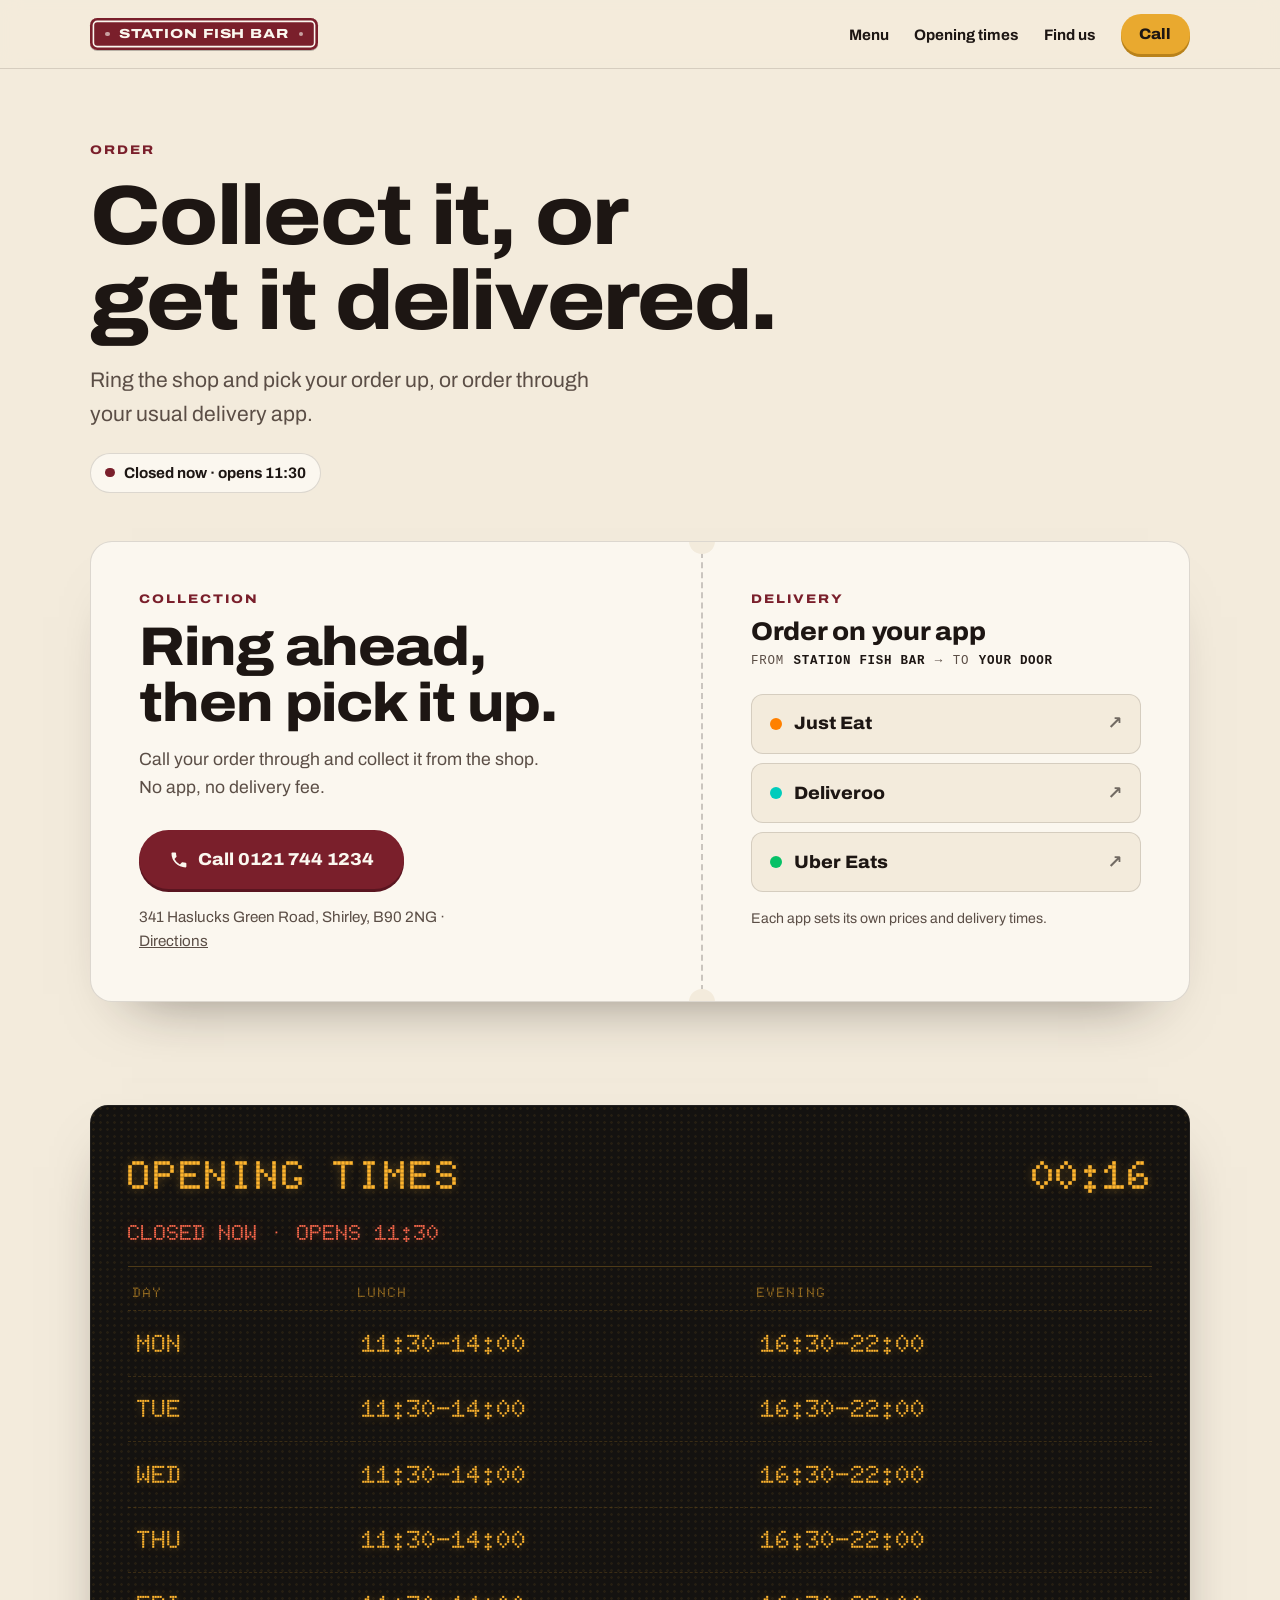
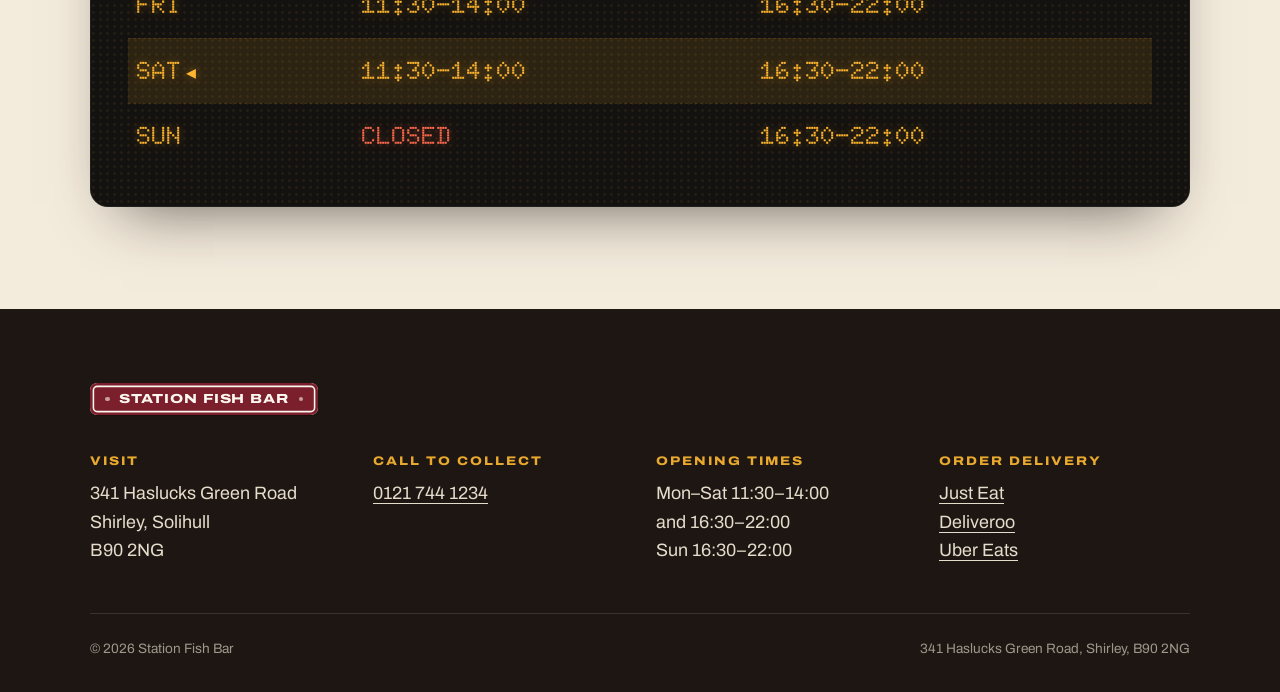
<file: delivery.html>
<!DOCTYPE html>
<html lang="en-GB">
<head>
    <meta charset="UTF-8">
    <meta name="viewport" content="width=device-width, initial-scale=1, viewport-fit=cover">
    <title>Order | Station Fish Bar, Shirley</title>
    <meta name="description" content="Order from Station Fish Bar in Shirley: call ahead to collect, or get delivery through Just Eat, Deliveroo or Uber Eats.">
    <meta name="theme-color" content="#7a1f2b">
    <meta property="og:title" content="Order from Station Fish Bar, Shirley">
    <meta property="og:description" content="Call ahead to collect, or order delivery on Just Eat, Deliveroo or Uber Eats.">
    <link rel="icon" href="data:image/svg+xml,%3Csvg xmlns='http://www.w3.org/2000/svg' viewBox='0 0 64 64'%3E%3Crect width='64' height='64' rx='14' fill='%237a1f2b'/%3E%3Crect x='6' y='6' width='52' height='52' rx='9' fill='none' stroke='%23fbf7ef' stroke-width='3'/%3E%3Ctext x='32' y='41' font-family='Arial,Helvetica,sans-serif' font-weight='900' font-size='22' text-anchor='middle' fill='%23fbf7ef'%3ESFB%3C/text%3E%3C/svg%3E">
    <link rel="preconnect" href="https://fonts.googleapis.com">
    <link rel="preconnect" href="https://fonts.gstatic.com" crossorigin>
    <link href="https://fonts.googleapis.com/css2?family=Archivo:wdth,wght@62..125,400..900&family=Doto:wght@600..900&display=swap" rel="stylesheet">
    <link rel="stylesheet" href="assets/site.css">
</head>
<body>
    <a class="skip" href="#main">Skip to content</a>

    <header class="site-header">
        <div class="wrap header-inner">
            <a class="sign sign--sm" href="index.html" aria-label="Station Fish Bar, home">Station Fish Bar</a>
            <nav aria-label="Main">
                <ul class="nav">
                    <li class="nav-item"><a class="nav-link" href="index.html#menu">Menu</a></li>
                    <li class="nav-item"><a class="nav-link" href="#hours">Opening times</a></li>
                    <li class="nav-item"><a class="nav-link" href="index.html#find-us">Find us</a></li>
                    <li><a class="btn btn--mustard btn--sm" href="tel:+441217441234">Call</a></li>
                </ul>
            </nav>
        </div>
    </header>

    <main id="main">

        <section class="order-hero">
            <div class="wrap">
                <p class="eyebrow">Order</p>
                <h1>Collect it, or get it delivered.</h1>
                <p class="lede">Ring the shop and pick your order up, or order through your usual delivery app.</p>
                <a class="status" href="#hours" data-open-status>See today’s opening times</a>
            </div>
        </section>

        <section aria-labelledby="order-title">
            <div class="wrap">
                <div class="ticket">
                    <div class="ticket-main">
                        <p class="eyebrow">Collection</p>
                        <h2 id="order-title">Ring ahead, then pick it up.</h2>
                        <p>Call your order through and collect it from the shop. No app, no delivery fee.</p>
                        <a class="btn btn--maroon btn--lg" href="tel:+441217441234">
                            <svg class="btn-icon" viewBox="0 0 24 24" aria-hidden="true"><path d="M6.6 10.8a15.1 15.1 0 0 0 6.6 6.6l2.2-2.2a1 1 0 0 1 1-.25 11.4 11.4 0 0 0 3.6.57 1 1 0 0 1 1 1V20a1 1 0 0 1-1 1A17 17 0 0 1 3 4a1 1 0 0 1 1-1h3.5a1 1 0 0 1 1 1c0 1.25.2 2.45.57 3.57a1 1 0 0 1-.25 1z" fill="currentColor"/></svg>
                            Call 0121 744 1234
                        </a>
                        <p class="ticket-addr">341 Haslucks Green Road, Shirley, B90 2NG · <a href="https://www.google.com/maps/dir/?api=1&amp;destination=Station+Fish+Bar%2C+341+Haslucks+Green+Rd%2C+Shirley%2C+B90+2NG" target="_blank" rel="noopener">Directions</a></p>
                    </div>
                    <div class="ticket-stub">
                        <p class="eyebrow">Delivery</p>
                        <h3>Order on your app</h3>
                        <p class="ticket-route"><span>From</span> <b>Station Fish Bar</b> <span aria-hidden="true">→</span> <span>To</span> <b>Your door</b></p>
                        <ul class="apps">
                            <li><a class="app" href="https://www.just-eat.co.uk/restaurants-station-fish-bar-shirley/menu" target="_blank" rel="noopener"><span class="app-dot" style="background:#ff8000" aria-hidden="true"></span>Just Eat<span class="app-arrow" aria-hidden="true">↗</span></a></li>
                            <li><a class="app" href="https://deliveroo.co.uk/menu/birmingham/shirley/station-fish-bar-shirley" target="_blank" rel="noopener"><span class="app-dot" style="background:#00ccbc" aria-hidden="true"></span>Deliveroo<span class="app-arrow" aria-hidden="true">↗</span></a></li>
                            <li><a class="app" href="https://www.ubereats.com/gb/store/station-fish-bar/vtC_X7L_QDujMJoUgb4_EA" target="_blank" rel="noopener"><span class="app-dot" style="background:#06c167" aria-hidden="true"></span>Uber Eats<span class="app-arrow" aria-hidden="true">↗</span></a></li>
                        </ul>
                        <p class="apps-note">Each app sets its own prices and delivery times.</p>
                    </div>
                </div>
            </div>
        </section>

        <section id="hours" class="section" aria-labelledby="hours-title">
            <div class="wrap">
                <div class="board">
                    <div class="board-head">
                        <h2 id="hours-title" class="board-title">Opening times</h2>
                        <p class="board-clock" data-clock aria-hidden="true"></p>
                        <p class="board-now" data-open-status>Lunch and evenings, Monday to Saturday</p>
                    </div>
                    <table class="board-table">
                        <thead>
                            <tr><th scope="col">Day</th><th scope="col">Lunch</th><th scope="col">Evening</th></tr>
                        </thead>
                        <tbody>
                            <tr data-day="1" data-hours="11:30-14:00 16:30-22:00"><th scope="row">Mon</th><td>11:30–14:00</td><td>16:30–22:00</td></tr>
                            <tr data-day="2" data-hours="11:30-14:00 16:30-22:00"><th scope="row">Tue</th><td>11:30–14:00</td><td>16:30–22:00</td></tr>
                            <tr data-day="3" data-hours="11:30-14:00 16:30-22:00"><th scope="row">Wed</th><td>11:30–14:00</td><td>16:30–22:00</td></tr>
                            <tr data-day="4" data-hours="11:30-14:00 16:30-22:00"><th scope="row">Thu</th><td>11:30–14:00</td><td>16:30–22:00</td></tr>
                            <tr data-day="5" data-hours="11:30-14:00 16:30-22:00"><th scope="row">Fri</th><td>11:30–14:00</td><td>16:30–22:00</td></tr>
                            <tr data-day="6" data-hours="11:30-14:00 16:30-22:00"><th scope="row">Sat</th><td>11:30–14:00</td><td>16:30–22:00</td></tr>
                            <tr data-day="0" data-hours="16:30-22:00"><th scope="row">Sun</th><td class="is-closed">Closed</td><td>16:30–22:00</td></tr>
                        </tbody>
                    </table>
                </div>
            </div>
        </section>

    </main>

    <footer class="site-footer">
        <div class="wrap">
            <a class="sign sign--sm" href="index.html" aria-label="Station Fish Bar, home">Station Fish Bar</a>
            <div class="footer-grid">
                <div>
                    <h2>Visit</h2>
                    <address>341 Haslucks Green Road<br>Shirley, Solihull<br>B90 2NG</address>
                </div>
                <div>
                    <h2>Call to collect</h2>
                    <p><a href="tel:+441217441234">0121 744 1234</a></p>
                </div>
                <div>
                    <h2>Opening times</h2>
                    <p>Mon–Sat 11:30–14:00<br>and 16:30–22:00<br>Sun 16:30–22:00</p>
                </div>
                <div>
                    <h2>Order delivery</h2>
                    <ul>
                        <li><a href="https://www.just-eat.co.uk/restaurants-station-fish-bar-shirley/menu" target="_blank" rel="noopener">Just Eat</a></li>
                        <li><a href="https://deliveroo.co.uk/menu/birmingham/shirley/station-fish-bar-shirley" target="_blank" rel="noopener">Deliveroo</a></li>
                        <li><a href="https://www.ubereats.com/gb/store/station-fish-bar/vtC_X7L_QDujMJoUgb4_EA" target="_blank" rel="noopener">Uber Eats</a></li>
                    </ul>
                </div>
            </div>
            <div class="legal">
                <span>© 2026 Station Fish Bar</span>
                <span>341 Haslucks Green Road, Shirley, B90 2NG</span>
            </div>
        </div>
    </footer>

    <div class="action-bar">
        <a class="btn btn--mustard" href="tel:+441217441234">Call to collect</a>
        <a class="btn btn--maroon" href="index.html#menu">See the menu</a>
    </div>

    <script src="assets/site.js"></script>
</body>
</html>
</file>
<file: assets/site.css>
/* Station Fish Bar: shared styles for every page.
   Look: a heritage railway station. Maroon enamel signs, a cream platform,
   an amber departures board, and a ticket for ordering. */

:root {
  --cream: #f3ebdc;
  --cream-deep: #e9dcc5;
  --paper: #fbf7ef;
  --ink: #1d1613;
  --ink-soft: #5b4e46;
  --maroon: #7a1f2b;
  --maroon-deep: #5a1520;
  --mustard: #e9a92f;
  --mustard-hover: #f2b843;
  --mustard-edge: #b9821a;
  --line: rgba(29, 22, 19, 0.14);
  --board: #141210;
  --amber: #ffb52e;
  --signal: #ff6a4d;
  --go: #2e9d5b;

  --radius: 14px;
  --wrap: 1180px;
  --gutter: clamp(16px, 4vw, 40px);
  --header-h: 68px;

  --font: "Archivo", system-ui, -apple-system, "Segoe UI", sans-serif;
  --dots: "Doto", ui-monospace, "SFMono-Regular", Menlo, monospace;
  --mono: ui-monospace, "SFMono-Regular", Menlo, Consolas, monospace;

  color-scheme: light;
}

*,
*::before,
*::after { box-sizing: border-box; }

html {
  scroll-behavior: smooth;
  -webkit-text-size-adjust: 100%;
}

body {
  margin: 0;
  font-family: var(--font);
  font-size: clamp(1rem, 0.96rem + 0.2vw, 1.125rem);
  line-height: 1.6;
  color: var(--ink);
  background: var(--cream);
  -webkit-font-smoothing: antialiased;
}

img { display: block; max-width: 100%; }
a { color: inherit; }
p { margin: 0; }
[id] { scroll-margin-top: calc(var(--header-h) + 16px); }

:focus-visible {
  outline: 3px solid var(--mustard);
  outline-offset: 3px;
  border-radius: 6px;
}

.wrap {
  max-width: var(--wrap);
  margin-inline: auto;
  padding-inline: var(--gutter);
}

.sr-only {
  position: absolute;
  width: 1px; height: 1px;
  overflow: hidden;
  clip: rect(0 0 0 0);
  white-space: nowrap;
}

.skip {
  position: absolute;
  left: -9999px;
  top: 12px;
  z-index: 100;
  background: var(--ink);
  color: var(--paper);
  padding: 10px 14px;
  border-radius: 8px;
  font-weight: 700;
}
.skip:focus { left: 12px; }

/* ---------- Type ---------- */

h1, h2, h3 {
  margin: 0;
  font-weight: 800;
  line-height: 1.02;
  letter-spacing: -0.02em;
  font-stretch: 112%;
  text-wrap: balance;
}
h1 { font-size: clamp(2.6rem, 1.5rem + 5vw, 5.25rem); }
h2 { font-size: clamp(2rem, 1.3rem + 2.8vw, 3.4rem); }
h3 { font-size: 1.35rem; font-stretch: 106%; letter-spacing: -0.01em; }

.eyebrow {
  font-size: 0.78rem;
  font-weight: 800;
  letter-spacing: 0.16em;
  text-transform: uppercase;
  font-stretch: 118%;
  color: var(--maroon);
}

.lede {
  font-size: clamp(1.1rem, 1rem + 0.45vw, 1.32rem);
  color: var(--ink-soft);
  max-width: 44ch;
}

/* ---------- Enamel station sign (the logo) ---------- */

.sign {
  display: inline-flex;
  align-items: center;
  gap: 0.75em;
  padding: 0.72em 1.15em;
  border-radius: 0.55em;
  background: var(--maroon);
  color: var(--paper);
  font-weight: 800;
  font-stretch: 125%;
  letter-spacing: 0.07em;
  text-transform: uppercase;
  line-height: 1;
  white-space: nowrap;
  text-decoration: none;
  /* The cream keyline inside the edge, like an enamel nameboard. */
  box-shadow:
    inset 0 0 0 0.2em var(--maroon),
    inset 0 0 0 0.32em var(--paper),
    0 1px 0 rgba(0, 0, 0, 0.25);
}
/* The two fixing bolts. */
.sign::before,
.sign::after {
  content: "";
  flex: none;
  width: 0.34em;
  height: 0.34em;
  border-radius: 50%;
  background: rgba(251, 247, 239, 0.6);
}
.sign--sm { font-size: 0.82rem; }
.sign--lg { font-size: clamp(1rem, 0.7rem + 1.2vw, 1.45rem); }

/* ---------- Buttons ---------- */

.btn {
  display: inline-flex;
  align-items: center;
  justify-content: center;
  gap: 0.55em;
  min-height: 48px;
  padding: 0.85em 1.4em;
  border: 2px solid transparent;
  border-radius: 999px;
  font: inherit;
  font-weight: 800;
  font-stretch: 108%;
  line-height: 1.1;
  text-decoration: none;
  cursor: pointer;
  transition: transform 0.15s ease, background-color 0.15s ease, color 0.15s ease, box-shadow 0.15s ease;
}
.btn:hover { transform: translateY(-2px); }
.btn:active { transform: translateY(0); }

.btn--mustard {
  background: var(--mustard);
  color: var(--ink);
  box-shadow: 0 3px 0 var(--mustard-edge);
}
.btn--mustard:hover { background: var(--mustard-hover); }

.btn--maroon {
  background: var(--maroon);
  color: var(--paper);
  box-shadow: 0 3px 0 var(--maroon-deep);
}
.btn--maroon:hover { background: #8a2533; }

.btn--ghost {
  border-color: var(--ink);
  color: var(--ink);
}
.btn--ghost:hover { background: var(--ink); color: var(--paper); }

.btn--lg { font-size: 1.08rem; padding: 1em 1.6em; }
.btn--sm { min-height: 40px; padding: 0.55em 1.1em; font-size: 0.95rem; }

.btn-sub {
  font-weight: 600;
  font-stretch: 100%;
  opacity: 0.75;
}

.btn-icon { width: 1.15em; height: 1.15em; flex: none; }

/* ---------- Live open / closed pill ---------- */

.status {
  display: inline-flex;
  align-items: center;
  gap: 0.6em;
  padding: 0.45em 0.95em;
  border: 1px solid var(--line);
  border-radius: 999px;
  background: var(--paper);
  font-size: 0.95rem;
  font-weight: 700;
  text-decoration: none;
}
.status::before {
  content: "";
  width: 0.6em;
  height: 0.6em;
  border-radius: 50%;
  background: #9a8f86;
}
.status.is-open::before {
  background: var(--go);
  box-shadow: 0 0 0 4px rgba(46, 157, 91, 0.18);
}
.status.is-closed::before { background: var(--maroon); }

/* ---------- Header ---------- */

.site-header {
  position: sticky;
  top: 0;
  z-index: 40;
  background: rgba(243, 235, 220, 0.92);
  -webkit-backdrop-filter: saturate(1.2) blur(10px);
  backdrop-filter: saturate(1.2) blur(10px);
  border-bottom: 1px solid var(--line);
}
.header-inner {
  display: flex;
  align-items: center;
  justify-content: space-between;
  gap: 1rem;
  min-height: var(--header-h);
}
.nav {
  display: flex;
  align-items: center;
  gap: clamp(0.9rem, 2vw, 1.9rem);
  margin: 0;
  padding: 0;
  list-style: none;
}
.nav-link {
  font-size: 0.95rem;
  font-weight: 700;
  text-decoration: none;
  text-underline-offset: 0.3em;
}
.nav-link:hover { text-decoration: underline; text-decoration-thickness: 2px; }

/* ---------- Sections ---------- */

.section { padding-block: clamp(3.5rem, 8vw, 6.5rem); }
.section--paper {
  background: var(--paper);
  border-block: 1px solid var(--line);
}
.section--maroon {
  --notch: var(--maroon);
  background: var(--maroon);
}
.section-head { max-width: 660px; }
.section-head h2 { margin: 0.6rem 0 1rem; }
.section-head p:not(.eyebrow) { color: var(--ink-soft); font-size: 1.1rem; }

.split {
  display: grid;
  gap: clamp(2rem, 5vw, 4.5rem);
  align-items: center;
}
.split h2 { margin: 0.6rem 0 1.1rem; }
.split p + p { margin-top: 1rem; }
.split .copy p:not(.eyebrow) { color: var(--ink-soft); font-size: 1.1rem; max-width: 46ch; }

@media (min-width: 860px) {
  .split { grid-template-columns: 1fr 1fr; }
  .split--flip > :first-child { order: 2; }
}

/* ---------- Hero ---------- */

.hero { padding-block: clamp(2.25rem, 6vw, 5rem) clamp(3rem, 7vw, 5.5rem); }
.hero-grid {
  display: grid;
  gap: clamp(2.5rem, 5vw, 4.5rem);
  align-items: center;
}
.hero h1 { margin: 0.8rem 0 1.25rem; max-width: 11ch; }
.hero .lede { margin-bottom: 2rem; }
.hero-media { position: relative; }
.hero-media .sign {
  position: absolute;
  z-index: 2;
  top: -1rem;
  left: clamp(-1.25rem, -2vw, -0.5rem);
  box-shadow:
    inset 0 0 0 0.2em var(--maroon),
    inset 0 0 0 0.32em var(--paper),
    0 14px 28px -10px rgba(29, 22, 19, 0.45);
}
.actions { display: flex; flex-wrap: wrap; gap: 0.75rem; }
.hero .status { margin-top: 1.5rem; }

@media (min-width: 860px) {
  .hero-grid { grid-template-columns: 1.05fr 0.95fr; }
}

/* ---------- Photo placeholders ----------
   Each .ph holds an <img> for the photo it is waiting for, plus a brief
   describing that photo. site.js reveals the photo once the file exists. */

.ph {
  --ratio: 4 / 3;
  position: relative;
  display: grid;
  place-items: center;
  margin: 0;
  aspect-ratio: var(--ratio);
  overflow: hidden;
  border-radius: var(--radius);
  background:
    repeating-linear-gradient(135deg, transparent 0 13px, rgba(122, 31, 43, 0.07) 13px 14px),
    var(--cream-deep);
  isolation: isolate;
}
.ph::after {
  content: "";
  position: absolute;
  inset: 10px;
  border: 1.5px dashed rgba(122, 31, 43, 0.35);
  border-radius: calc(var(--radius) - 6px);
  pointer-events: none;
}
.ph img {
  position: absolute;
  inset: 0;
  z-index: 1;
  width: 100%;
  height: 100%;
  object-fit: cover;
  opacity: 0;
  transition: opacity 0.4s ease;
}
.ph.has-photo img { opacity: 1; }
.ph.has-photo .ph-brief,
.ph.has-photo::after { visibility: hidden; }

.ph-brief {
  display: grid;
  justify-items: center;
  gap: 0.45rem;
  max-width: 36ch;
  padding: 1.6rem 1.4rem;
  text-align: center;
  color: var(--maroon-deep);
}
.ph-icon { width: 28px; height: 28px; opacity: 0.75; }
.ph-tag {
  padding: 0.35em 0.75em;
  border-radius: 999px;
  background: var(--maroon);
  color: var(--paper);
  font-size: 0.68rem;
  font-weight: 800;
  letter-spacing: 0.14em;
  text-transform: uppercase;
}
.ph-title {
  font-size: 1.08rem;
  font-weight: 800;
  font-stretch: 110%;
  line-height: 1.2;
  color: var(--ink);
}
.ph-desc { font-size: 0.9rem; line-height: 1.45; color: var(--ink-soft); }
.ph-spec {
  font-family: var(--mono);
  font-size: 0.72rem;
  line-height: 1.55;
  color: var(--ink-soft);
  overflow-wrap: anywhere;
}

.ph--hero { --ratio: 4 / 5; }
@media (max-width: 859px) {
  .ph--hero { --ratio: 4 / 3.4; }
}

/* ---------- Departures board (opening times) ---------- */

.board-band { padding-bottom: clamp(3rem, 7vw, 5.5rem); }

.board {
  position: relative;
  padding: clamp(1.25rem, 3.5vw, 2.4rem);
  border-radius: 18px;
  background:
    radial-gradient(circle, rgba(255, 181, 46, 0.07) 0 1px, transparent 1.6px) 0 0 / 7px 7px,
    var(--board);
  color: var(--amber);
  box-shadow:
    inset 0 0 0 1px rgba(255, 255, 255, 0.06),
    0 30px 60px -32px rgba(29, 22, 19, 0.7);
  font-family: var(--dots);
  font-weight: 800;
  text-transform: uppercase;
  text-shadow: 0 0 10px rgba(255, 181, 46, 0.35);
}
.board-head {
  display: flex;
  flex-wrap: wrap;
  align-items: baseline;
  justify-content: space-between;
  gap: 0.5rem 1.5rem;
  padding-bottom: 1rem;
  margin-bottom: 0.5rem;
  border-bottom: 1px solid rgba(255, 181, 46, 0.25);
}
.board-title {
  font-family: var(--dots);
  font-size: clamp(1.5rem, 1.1rem + 1.8vw, 2.5rem);
  font-weight: 900;
  font-stretch: normal;
  letter-spacing: 0.04em;
}
.board-clock { font-size: clamp(1.5rem, 1.1rem + 1.8vw, 2.5rem); font-weight: 900; }
.board-now {
  width: 100%;
  font-size: clamp(1rem, 0.85rem + 0.7vw, 1.35rem);
}
.board-now.is-open { color: #7be3a3; text-shadow: 0 0 10px rgba(123, 227, 163, 0.35); }
.board-now.is-closed { color: var(--signal); text-shadow: 0 0 10px rgba(255, 106, 77, 0.35); }

.board-table {
  width: 100%;
  border-collapse: collapse;
  font-size: clamp(0.95rem, 0.7rem + 1.1vw, 1.55rem);
}
.board-table th,
.board-table td {
  padding: 0.5em 0.35em;
  text-align: left;
  font-weight: 800;
  border-bottom: 1px dashed rgba(255, 181, 46, 0.16);
  white-space: nowrap;
}
.board-table thead th {
  font-size: 0.55em;
  letter-spacing: 0.14em;
  opacity: 0.65;
}
.board-table tbody tr:last-child > * { border-bottom: 0; }
.board-table tbody th { width: 22%; }
.board-table .is-closed { color: var(--signal); text-shadow: 0 0 10px rgba(255, 106, 77, 0.35); }
.board-table tr.is-today { background: rgba(255, 181, 46, 0.1); }
.board-table tr.is-today th::after {
  content: " ◂";
  font-family: var(--font);
  font-size: 0.8em;
}

/* ---------- Menu ---------- */

.menu-grid {
  display: grid;
  gap: clamp(1rem, 2.4vw, 1.6rem);
  margin-top: clamp(2rem, 4vw, 3rem);
}
@media (min-width: 600px) { .menu-grid { grid-template-columns: repeat(2, 1fr); } }
@media (min-width: 1080px) { .menu-grid { grid-template-columns: repeat(4, 1fr); } }
.menu-card {
  display: flex;
  flex-direction: column;
  padding: 0.55rem;
  border: 1px solid var(--line);
  border-radius: calc(var(--radius) + 6px);
  background: var(--paper);
}
.menu-body { padding: 1.1rem 0.85rem 0.95rem; }
.menu-body h3 {
  display: flex;
  align-items: center;
  gap: 0.6rem;
  margin-bottom: 0.55rem;
}
.menu-body p { color: var(--ink-soft); font-size: 1rem; }

/* Small platform-number sign on each menu card. */
.plat {
  display: inline-grid;
  place-items: center;
  flex: none;
  width: 1.75rem;
  height: 1.75rem;
  border-radius: 6px;
  background: var(--maroon);
  color: var(--paper);
  font-size: 0.95rem;
  font-stretch: 100%;
  box-shadow: inset 0 0 0 2px var(--maroon), inset 0 0 0 3px var(--paper);
}

.menu-note {
  margin-top: 2rem;
  color: var(--ink-soft);
}
.menu-note a { font-weight: 700; color: var(--maroon); }

/* ---------- Ticket (collection + delivery) ---------- */

.ticket {
  position: relative;
  display: grid;
  overflow: hidden;
  border: 1px solid var(--line);
  border-radius: 22px;
  background: var(--paper);
  box-shadow: 0 34px 60px -42px rgba(29, 22, 19, 0.55);
}
.section--maroon .ticket {
  border-color: transparent;
  box-shadow: 0 40px 70px -40px rgba(0, 0, 0, 0.6);
}
.ticket-main,
.ticket-stub { padding: clamp(1.6rem, 4vw, 3rem); }
.ticket-main h2 { margin: 0.6rem 0 1rem; }
.ticket-main p:not(.eyebrow) { color: var(--ink-soft); font-size: 1.1rem; max-width: 40ch; }
.ticket-main .btn { margin-top: 1.75rem; }
.ticket-addr { margin-top: 1rem; font-size: 0.95rem !important; }

.ticket-stub {
  position: relative;
  border-top: 2px dashed rgba(29, 22, 19, 0.22);
}
.ticket-stub h3 { margin: 0.6rem 0 0.4rem; font-size: 1.6rem; }
.ticket-route {
  display: flex;
  flex-wrap: wrap;
  align-items: center;
  gap: 0.35rem 0.6rem;
  margin-top: 0.2rem;
  font-family: var(--mono);
  font-size: 0.78rem;
  letter-spacing: 0.06em;
  text-transform: uppercase;
  color: var(--ink-soft);
}
.ticket-route b { color: var(--ink); }

/* Notches where the ticket tears. */
.ticket-stub::before,
.ticket-stub::after {
  content: "";
  position: absolute;
  width: 26px;
  height: 26px;
  border-radius: 50%;
  background: var(--notch, var(--cream));
}
.ticket-stub::before { top: -14px; left: -14px; }
.ticket-stub::after { top: -14px; right: -14px; }

@media (min-width: 860px) {
  .ticket { grid-template-columns: 1.25fr 1fr; }
  .ticket-stub {
    border-top: 0;
    border-left: 2px dashed rgba(29, 22, 19, 0.22);
  }
  .ticket-stub::before { top: -14px; left: -14px; }
  .ticket-stub::after { top: auto; bottom: -14px; right: auto; left: -14px; }
}

.apps {
  display: grid;
  gap: 0.6rem;
  margin: 1.4rem 0 0;
  padding: 0;
  list-style: none;
}
.app {
  display: flex;
  align-items: center;
  gap: 0.8rem;
  min-height: 56px;
  padding: 0.9rem 1.1rem;
  border: 1.5px solid var(--line);
  border-radius: 12px;
  background: var(--cream);
  font-weight: 800;
  font-stretch: 106%;
  text-decoration: none;
  transition: border-color 0.15s ease, transform 0.15s ease, background-color 0.15s ease;
}
.app:hover { border-color: var(--ink); background: #f7f0e3; transform: translateY(-1px); }
.app-dot { width: 0.75rem; height: 0.75rem; border-radius: 50%; flex: none; }
.app-arrow { margin-left: auto; font-family: var(--font); opacity: 0.6; }
.apps-note { margin-top: 1rem; font-size: 0.88rem; color: var(--ink-soft); }

/* ---------- Find us ---------- */

.find address {
  margin: 0.4rem 0 1.6rem;
  font-size: 1.25rem;
  font-style: normal;
  line-height: 1.5;
  color: var(--ink-soft);
}
.find .hours-mini {
  margin-top: 1.6rem;
  font-size: 0.98rem;
  color: var(--ink-soft);
}

/* ---------- Order page ---------- */

.order-hero { padding-block: clamp(2.25rem, 6vw, 4.5rem) clamp(2rem, 4vw, 3rem); }
.order-hero h1 { margin: 0.8rem 0 1.1rem; max-width: 14ch; }
.order-hero .status { margin-top: 1.4rem; }

/* ---------- Footer ---------- */

.site-footer {
  padding-block: clamp(3rem, 6vw, 4.5rem) 2rem;
  background: var(--ink);
  color: #e6dccb;
}
.footer-grid {
  display: grid;
  gap: 2rem;
  grid-template-columns: repeat(auto-fit, minmax(min(100%, 190px), 1fr));
  margin-top: 2.5rem;
}
.footer-grid h2 {
  margin-bottom: 0.7rem;
  font-size: 0.78rem;
  font-weight: 800;
  font-stretch: 118%;
  letter-spacing: 0.16em;
  text-transform: uppercase;
  color: var(--mustard);
}
.footer-grid address { font-style: normal; }
.footer-grid ul { margin: 0; padding: 0; list-style: none; }
.footer-grid a { text-underline-offset: 0.25em; }
.footer-grid a:hover { color: #fff; }
.legal {
  display: flex;
  flex-wrap: wrap;
  justify-content: space-between;
  gap: 0.5rem 1.5rem;
  margin-top: 3rem;
  padding-top: 1.5rem;
  border-top: 1px solid rgba(255, 255, 255, 0.12);
  font-size: 0.85rem;
  color: rgba(230, 220, 203, 0.65);
}

/* ---------- Phone action bar ---------- */

.action-bar { display: none; }

@media (max-width: 719px) {
  .nav .nav-item { display: none; }
  body { padding-bottom: calc(76px + env(safe-area-inset-bottom)); }
  .action-bar {
    position: fixed;
    inset: auto 0 0 0;
    z-index: 50;
    display: grid;
    grid-template-columns: 1fr 1fr;
    gap: 0.5rem;
    padding: 0.6rem var(--gutter) calc(0.6rem + env(safe-area-inset-bottom));
    background: rgba(243, 235, 220, 0.94);
    -webkit-backdrop-filter: blur(10px);
    backdrop-filter: blur(10px);
    border-top: 1px solid var(--line);
  }
  .action-bar .btn { min-height: 52px; padding-inline: 0.8em; }
}

@media (prefers-reduced-motion: reduce) {
  html { scroll-behavior: auto; }
  *, *::before, *::after { transition: none !important; animation: none !important; }
}
</file>
